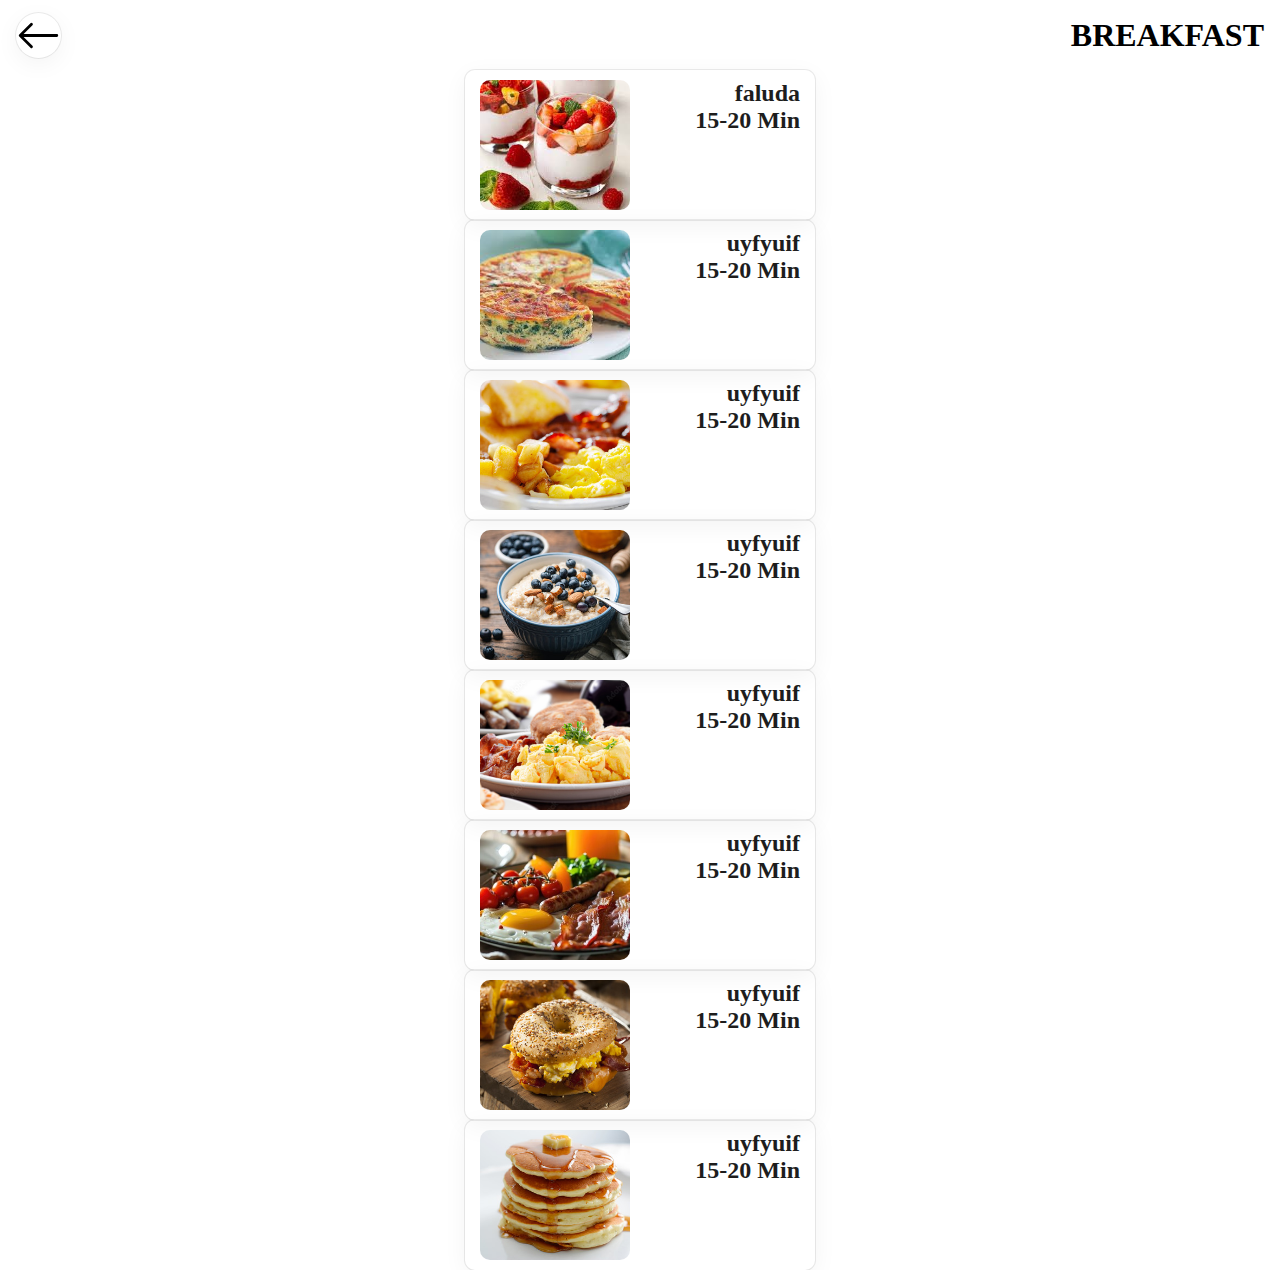
<file: breakfast.html>
<!DOCTYPE html>
<html lang="en">
<head>
    <meta charset="UTF-8">
    <meta name="viewport" content="width=device-width, initial-scale=1.0">
    <title>breakfast</title>
    <link rel="stylesheet" href="css/page.css">
</head>
<body>
    <header class="headers">
        <a href="index.html" class="back-button"></a>

        <h1>BREAKFAST</h1>
    </header>

    <main id="hello" class="br-name">
      
    </main>

    <script type="module" src="sricpt.js"></script>
</body>
</html>
</file>
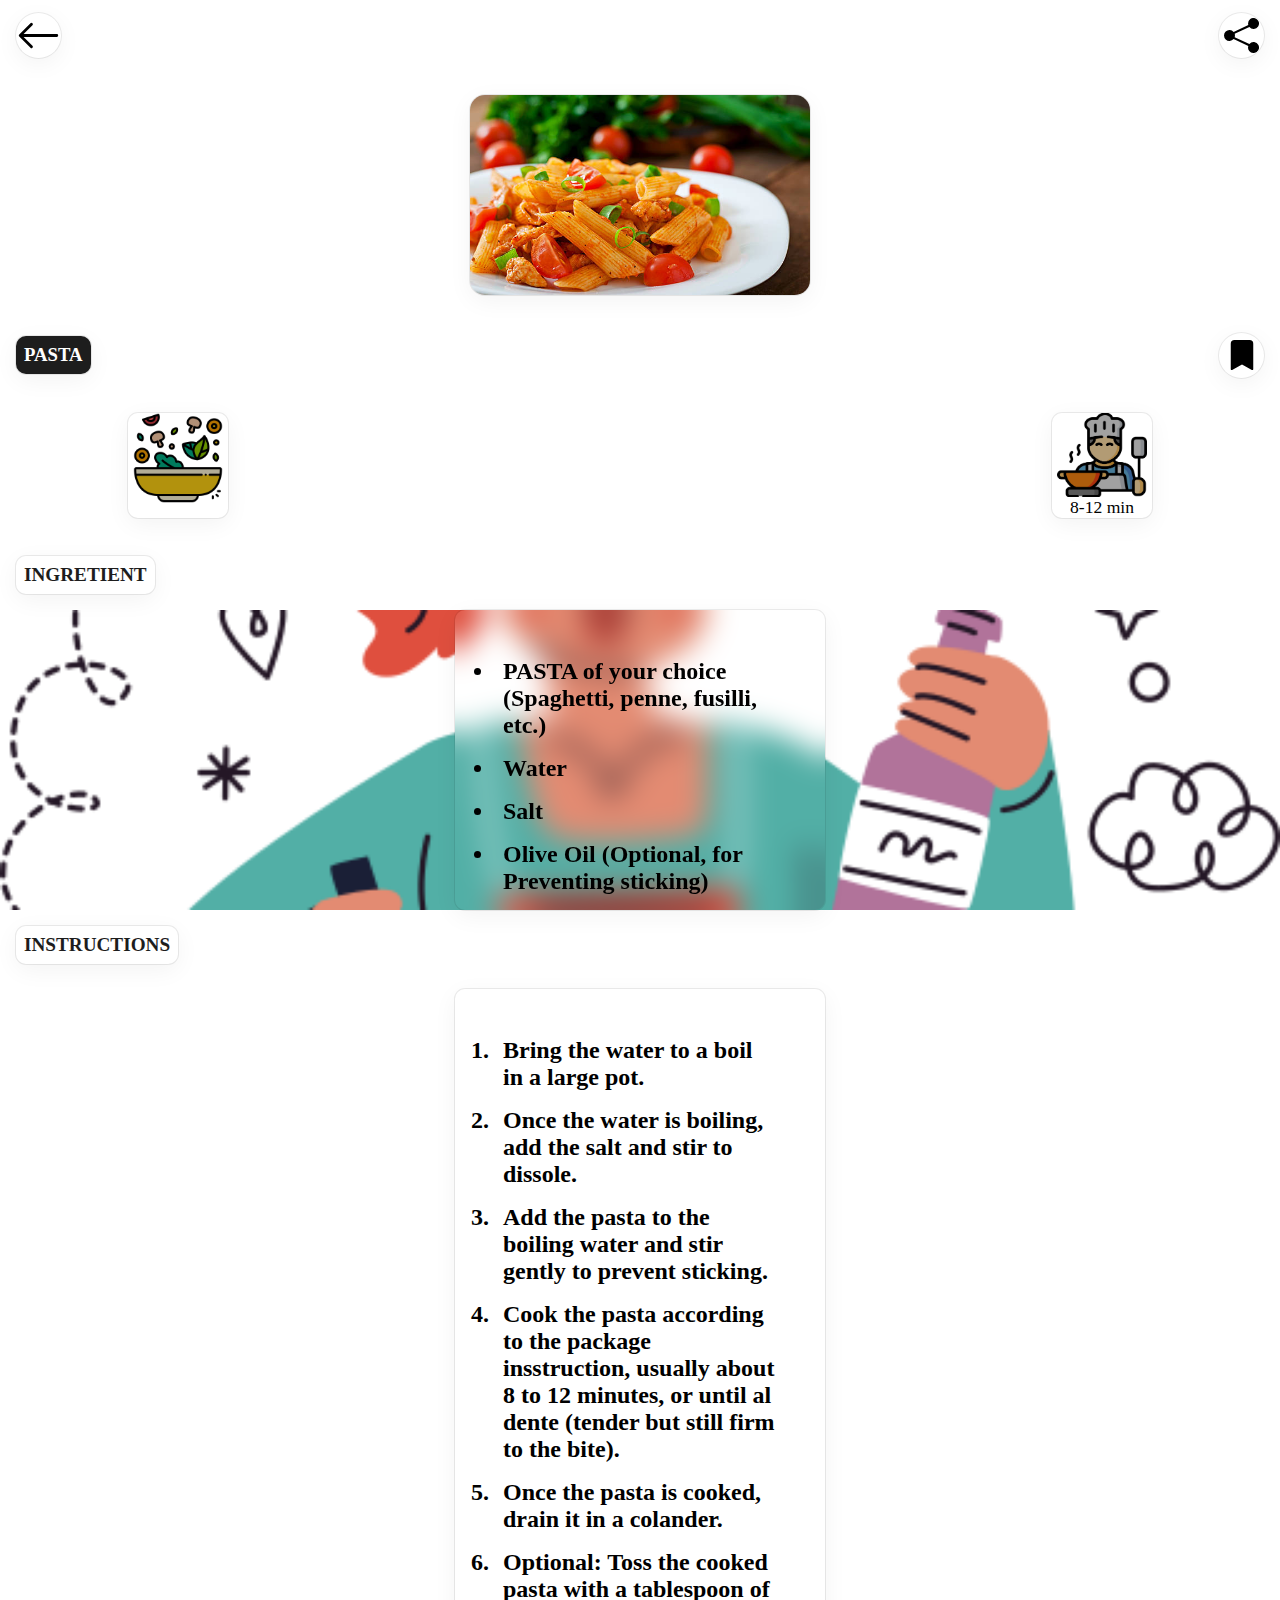
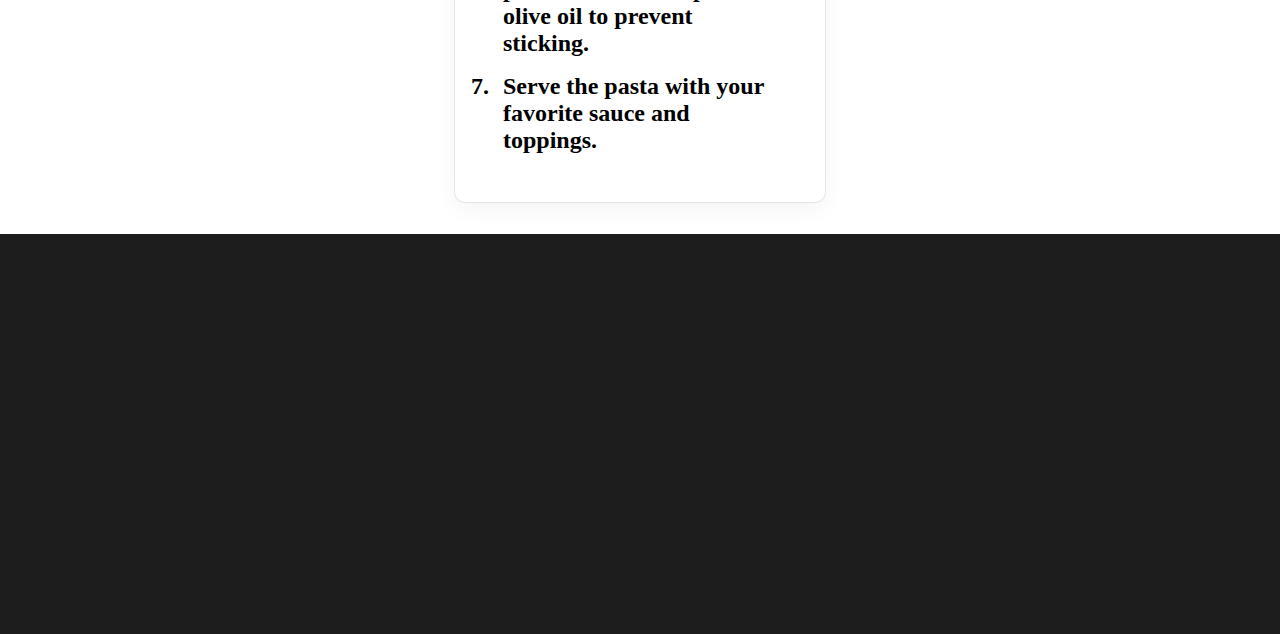
<file: pasta.html>
<!DOCTYPE html>
<html lang="en">
<head>
    <meta charset="UTF-8">
    <meta name="viewport" content="width=device-width, initial-scale=1.0">
    <title>make pasta</title>
    <link rel="stylesheet" href="./css/page.css">
    
</head>
<body>
  <header class="headers">
    <a href="index.html" class="back-button"></a>
    <div class="share-button"></div>
  </header>
  <div class="Recipe-image">
    <div id="im" class="images">

    </div>

  </div>


  <div class="con">
    <h3 class="name">PASTA</h3>
    <div class="bookmark-im  bookmark-button" ></div>
  </div>

  <div class="box-one">
    <div class="box-two">
        <div class="box-three">
                <div class="box-four"></div>
                <p></p>

        </div>
        <div class="box-three">
            <div class="box-five"></div>
                <p>8-12 min</p>
        </div>
    </div>
  </div>

  <div class="con">
  <span class="names">INGRETIENT</span>
  
</div>
<div class="ing-box">
<ul>
    <li>PASTA of your choice (Spaghetti, penne, fusilli, etc.)</li>
    <li>Water</li>
    <li>Salt</li>
    <li>Olive Oil (Optional, for Preventing sticking)</li>
  </ul>

</div>

<div class="con ">
  <span class="names na">INSTRUCTIONS</span>
  
</div>


<div class="step-box">
  <ol>
    <li>Bring the water to a boil in a large pot.</li>
    <li>Once the water is boiling, add the salt and stir to dissole.</li>
    <li>Add the pasta to the boiling water and stir gently to prevent sticking.</li>
    <li>Cook the pasta according to the package insstruction, usually about 8 to 12 minutes, or until al dente (tender but still firm to the bite).</li>
    <li>Once the pasta is cooked, drain it in a colander.</li>
    <li>Optional: Toss the cooked pasta with a tablespoon of olive oil to prevent sticking.</li>
    <li>Serve the pasta with your favorite sauce and toppings.</li>
  </ol>
</div>
<footer>

</footer>

   <script type="module" src="site.js"></script>
</body>
</html>
</file>
<file: css/page.css>
*{
    margin: 0;
    padding: 0;
    box-sizing: border-box;
}


.headers,.con{
    width: 100dvw;
    height: 70px;
    
    display: flex;
    justify-content: space-between;
    padding: 0rem 1rem;
    align-items: center;
}

.back-button,.share-button,.bookmark-button{
    width: 45px;
    height: 45px;
    background-color: white;
    border-radius: 50%;
    box-shadow: rgba(0, 0, 0, 0.05) 0px 6px 24px 0px, rgba(0, 0, 0, 0.08) 0px 0px 0px 1px;
}
.back-button{
    background: url(../icons/arrow-left.svg) center no-repeat ;
    background-size: cover;
}

.share-button{
    background: url(../icons/share-fill.svg) center no-repeat ;
    background-size: 35px;
}
.bookmark-button{
    background: url(../icons/saved.png) center no-repeat ;
    background-size: 30px;
}
.bookmark-im{
    background: url(../icons/bookmark-fill.svg) center no-repeat ;
    background-size: 30px;
}


.Recipe-image{
    width: 100vw;
    height: 250px;
  
    display: flex;
    align-items: center;
    justify-content: center;
}

.images{
    width: 340px;
    height: 200px;
    background-color: white;
    border-radius: 15px;
    box-shadow: rgba(0, 0, 0, 0.05) 0px 6px 24px 0px, rgba(0, 0, 0, 0.08) 0px 0px 0px 1px;
    background-size: cover;
    background-repeat: no-repeat;
}


.name{
    color: white;
    background-color: #1d1d1d;
    padding: 0.5rem 0.5rem;
    border-radius: 10px;
     box-shadow: rgba(0, 0, 0, 0.05) 0px 6px 24px 0px, rgba(0, 0, 0, 0.08) 0px 0px 0px 1px;
}
.box-one,.box-two,.ing-box,.step-box{
    display: flex;
    align-items: center;
    justify-content: center;
}
.box-two{
    justify-content: space-between;
}
.box-one{
    width: 100vw;
    height: 150px;
    
    
}
.box-two{
   width: 80%;
   height: 105px;
   
}

.box-three{
    width: 100px;
    height: 105px;
    border-radius: 10px;
    display: flex;
    flex-direction: column;
    box-shadow: rgba(0, 0, 0, 0.05) 0px 6px 24px 0px, rgba(0, 0, 0, 0.08) 0px 0px 0px 1px;
}
.box-four,.box-five{
    width: 100px;
    height: 90px;
    background-image: url(../icons/cooking.png);
    background-position: center;
    background-size: 90px;
    background-repeat: no-repeat;
    filter: brightness(70%);
}
.box-four{
background-image: url(../icons/ingredient.png);
}
.box-five{
    background-image: url(../icons/cooking.png);
}
p{
    text-align: center;
    font-size: 1.1rem;
}

span{
  
    
    font-size: 1.2rem;
    box-shadow: rgba(0, 0, 0, 0.05) 0px 6px 24px 0px, rgba(0, 0, 0, 0.08) 0px 0px 0px 1px;
    border-radius: 10px;
    color: #1d1d1d;
    padding: 0.5rem;
    font-weight: bold;
  
}
.ing-box{
    width: 100vw;
    height: 300px;
    background-image: url(../icons/cookingstickers.png);
    background-repeat: no-repeat;
    background-position: center;
    background-size: cover;
    
}

ul{
    padding: 2.5rem;
    width: 370px;
    height: 300px;
    box-shadow: rgba(0, 0, 0, 0.05) 0px 6px 24px 0px, rgba(0, 0, 0, 0.08) 0px 0px 0px 1px;
    border-radius: 10px;
    background-color: transparent;
    backdrop-filter: blur(15px);

}

li{
    font-size: 1.5rem;
    font-weight: bolder;
    padding: 0.5rem;
    color: black;
}

footer{
    margin-top: 1.5rem;
    width: 100vw;
    height: 400px;
    background-color: #1d1d1d;
}

.step-box{
    width: 100vw;
    height: 830px;
}


ol{
    padding: 2.5rem;
    width: 370px;
    
    box-shadow: rgba(0, 0, 0, 0.05) 0px 6px 24px 0px, rgba(0, 0, 0, 0.08) 0px 0px 0px 1px;
    border-radius: 10px;

}









/* breakfast style */

.br-name{
    display: flex;
    flex-direction: column;
    justify-content: center;
    align-items: center;
    
}

.boxes{
    width: 350px;
    height: 150px;
    box-shadow: rgba(0, 0, 0, 0.05) 0px 6px 24px 0px, rgba(0, 0, 0, 0.08) 0px 0px 0px 1px;
    border-radius: 10px;
    display: flex;
    justify-content: center;
    align-items: center;
    gap: 20px;
    
}
.b-image{
    width: 150px;
   
    background-position: center;
    background-size: cover;
    background-repeat: no-repeat;
    height: 130px;
  border-radius: 10px;
}
.icon-name{
    height: 130px;
    
    width: 150px;
   
}
a{
    text-decoration: none;
}

.break-name{
    text-align: right;
    font-size: 1.5rem;
    font-weight: bold;
    color: #1d1d1d;
}
</file>
